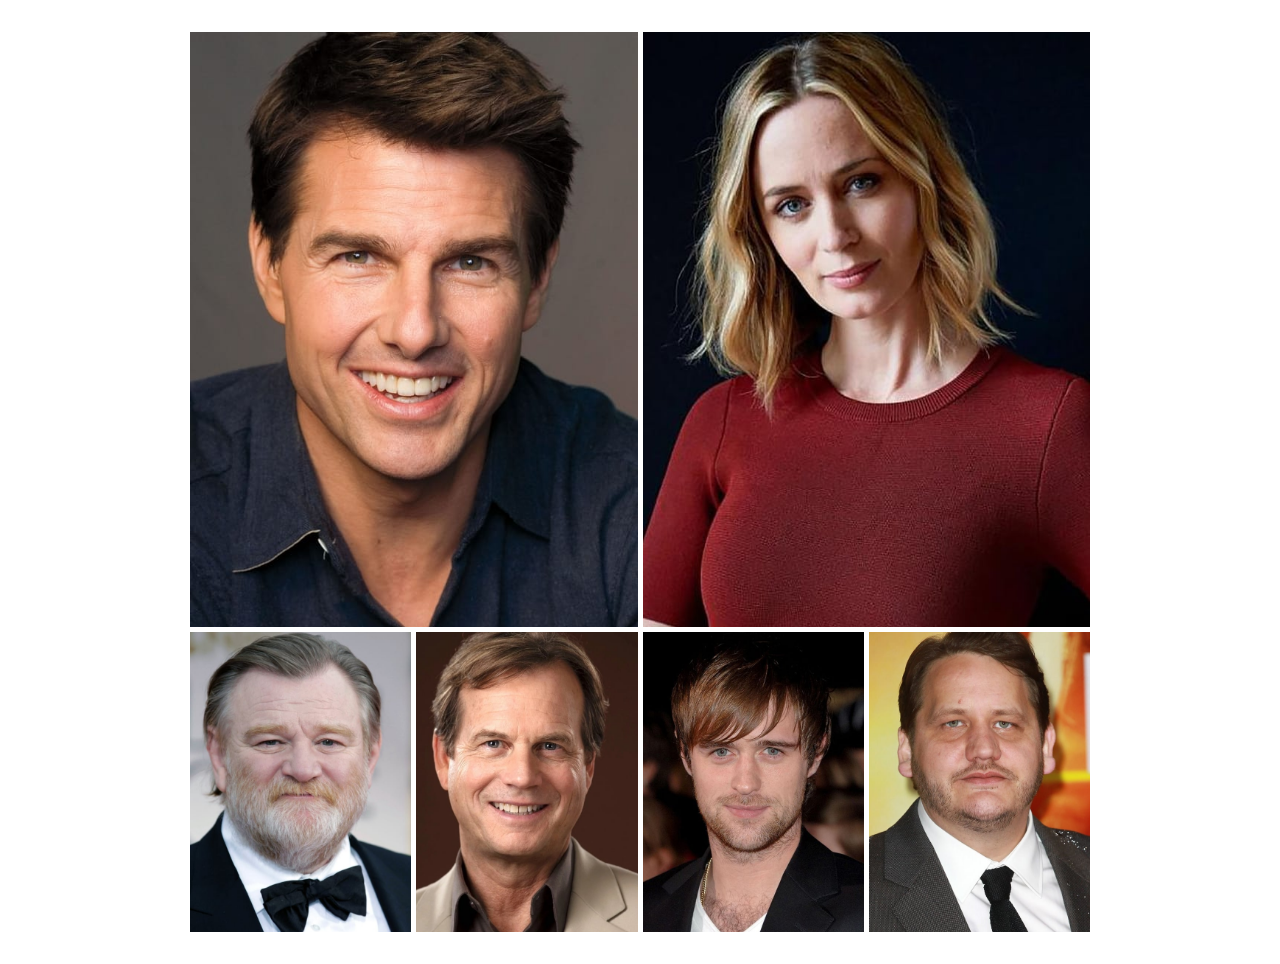
<file: actorsGallery.html>
<!DOCTYPE html>
<html lang="en">
<head>
    <meta charset="UTF-8">
    <meta http-equiv="X-UA-Compatible" content="IE=edge">
    <meta name="viewport" content="width=device-width, initial-scale=1.0">
    <link rel="stylesheet" href="css/gallery.css">
    <title>Actors Gallery</title>
</head>
<body>
    <div class="container">

        <div class="tom">
            <div class="img">
                <img src="images/tom.jpg" alt="">
            </div>
        </div>

        <div class="emily">
            <div class="img">
                <img src="images/emily.jpg" alt="">
            </div>
        </div>

        <div class="brendan">
            <div class="img">
                <img src="images/Brendan.jpg" alt="">
            </div>
        </div>

        <div class="bill">
            <div class="img">
                <img src="images/Bill.jpg" alt="">
            </div>
        </div>

        <div class="jonas">
            <div class="img">
                <img src="images/Jonas.jpg" alt="">
            </div>
        </div>

        <div class="tony">
            <div class="img">
                <img src="images/Tony.jpg" alt="">
            </div>
        </div>

    </div>
</body>
</html>
</file>
<file: css/gallery.css>
* {
    margin: 0;
    padding: 0;
    box-sizing: border-box;
    
}

.container {
    height: 900px;
    width: 900px;
    margin: 2rem auto;
    display: grid;
    grid-template-columns: repeat(4,1fr);
    grid-template-rows: 595px 300px;
    gap: 5px;

}

.container > div {
    width: 100%;
    height: 100%;
}

.img {
    width: 100%;
    height: 100%;
}

.img img{
    width: 100%;
    height: 100%;
    object-fit: cover;
}

.tom {
    grid-column: 1/3;
    grid-row: 1/2;
}
.emily {
    grid-column: 3/5;
    grid-row: 1/2;
}

@media (max-width: 568px) {
    .container {
        width: auto;
        grid-template-columns: repeat(1, auto);
        grid-template-rows: repeat(6, 1fr);
        grid-template-areas:
        "tom"
        "emily"
        "jonas"
        "tony"
        "bill"
        "brendan"
        ;
    }
    .tom {
        grid-area: tom;
    }
    .emily {
        grid-area: emily;
    }
    .jonas {
        grid-area: jonas;
    }
    .tony {
        grid-area: tony;
    }
    .bill {
        grid-area: bill;
    }
    .brendan {
        grid-area: brendan;
    }

}
</file>
